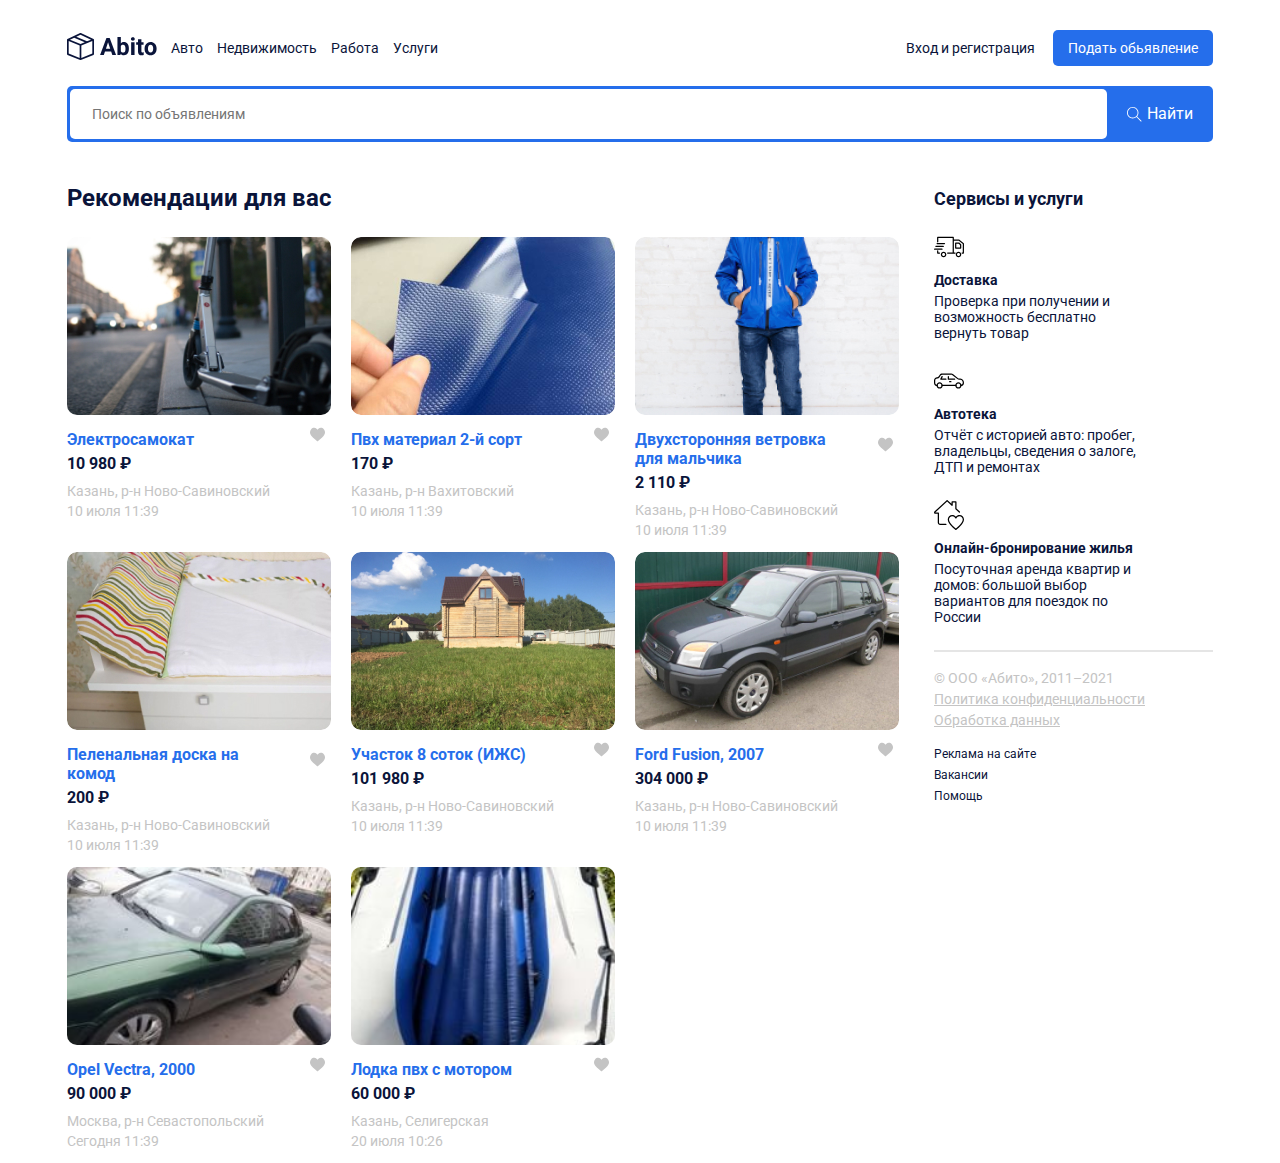
<file: index.html>
<!DOCTYPE html>
<html lang="en">

<head>
  <meta charset="UTF-8">
  <meta http-equiv="X-UA-Compatible" content="IE=edge">
  <meta name="viewport" content="width=device-width, initial-scale=1.0">
  <title>Abito - доска обьявлений</title>
  <link rel="preconnect" href="https://fonts.googleapis.com">
  <link rel="preconnect" href="https://fonts.gstatic.com" crossorigin>
  <link href="https://fonts.googleapis.com/css2?family=Roboto:wght@400;700&display=swap" rel="stylesheet">
  <link rel="stylesheet" href="css/normalize.css">
  <link rel="stylesheet" href="css/style.css">
</head>

<body>
  <header class="header container">
    <div class="navbar">
      <a href="/" class="logo">
        <img src="images/Logo.svg" alt="logo: Abito" class="logo-image">
      </a>
      <nav class="navbar-menu">
        <ul class="menu">
          <li class="menu-item">
            <a href="#" class="menu-link">Авто</a>
          </li>
          <li class="menu-item">
            <a href="#" class="menu-link">Недвижимость</a>
          </li>
          <li class="menu-item">
            <a href="#" class="menu-link">Работа</a>
          </li>
          <li class="menu-item">
            <a href="#" class="menu-link">Услуги</a>
          </li>
        </ul>
      </nav>
      <div class="button-group">
        <a href="#" class="button button-link">Вход и регистрация</a>
        <a href="#" class="button button-primary">Подать обьявление</a>
      </div>
    </div>
    <!-- /.navbar -->

    <div class="search-panel">
      <input type="search" class="search-input" placeholder="Поиск по объявлениям">
      <button class="search-button">
        <svg class="search-icon" width="15" height="15" viewBox="0 0 15 15" fill="none"
          xmlns="http://www.w3.org/2000/svg">
          <g clip-path="url(#clip0)">
            <path
              d="M14.6506 14.0012L10.0862 9.43675C10.9465 8.43352 11.4706 7.13293 11.4706 5.71058C11.4706 2.54822 8.89765 -0.0247192 5.7353 -0.0247192C4.20353 -0.0247192 2.76265 0.571751 1.67824 1.6544C0.595589 2.73793 -0.000881376 4.17881 9.77541e-07 5.71058C9.77541e-07 8.87293 2.57294 11.4459 5.7353 11.4459C7.15765 11.4459 8.45912 10.9218 9.46235 10.0615L14.0268 14.6259L14.6506 14.0012ZM5.7353 10.5635C3.06 10.5635 0.882354 8.38675 0.882354 5.71058C0.881472 4.41352 1.38618 3.19499 2.30294 2.2791C3.21882 1.36234 4.43824 0.857634 5.7353 0.857634C8.41059 0.857634 10.5882 3.0344 10.5882 5.71058C10.5882 8.38587 8.41059 10.5635 5.7353 10.5635Z"
              fill="white" />
          </g>
          <defs>
            <clipPath id="clip0">
              <rect width="15" height="15" fill="white" />
            </clipPath>
          </defs>
        </svg>

        <span class="search-button-text">Найти</span>
      </button>
    </div>
    <!-- /.search-panel -->
  </header>

  <div class="page-container container">
    <!-- Блок с обьявлениями -->
    <main class="main">

      <h2 class="main-title">Рекомендации для вас</h2>

      <div class="cards">

        <div class="card">
          <a href="single.html" class="card-link">
            <img src="images/image.jpg" alt="" class="card-image">
          </a>

          <div class="card-header">
            <a href="single.html" class="card-link">
              <h3 class="card-title">Электросамокат</h3>
            </a>
            <button class="like">
              <img src="images/like.svg" alt="">
            </button>
          </div>

          <strong class="card-price">10 980 ₽</strong>
          <p class="card-text">Казань, р-н Ново-Савиновский</p>
          <p class="card-text">10 июля 11:39</p>
        </div>

        <div class="card">
          <a href="single.html" class="card-link">
            <img src="images/image2.jpg" alt="" class="card-image">
          </a>
        
          <div class="card-header">
            <a href="single.html" class="card-link">
              <h3 class="card-title">Пвх материал 2-й сорт</h3>
            </a>
            <button class="like">
              <img src="images/like.svg" alt="">
            </button>
          </div>
        
          <strong class="card-price">170 ₽</strong>
          <p class="card-text">Казань, р-н Вахитовский</p>
          <p class="card-text">10 июля 11:39</p>
        </div>

        <div class="card">
          <a href="single.html" class="card-link">
            <img src="images/image3.jpg" alt="" class="card-image">
          </a>
        
          <div class="card-header">
            <a href="single.html" class="card-link">
              <h3 class="card-title">Двухсторонняя ветровка для мальчика</h3>
            </a>
            <button class="like">
              <img src="images/like.svg" alt="">
            </button>
          </div>
        
          <strong class="card-price">2 110 ₽</strong>
          <p class="card-text">Казань, р-н Ново-Савиновский</p>
          <p class="card-text">10 июля 11:39</p>
        </div>

        <div class="card">
          <a href="single.html" class="card-link">
            <img src="images/image4.jpg" alt="" class="card-image">
          </a>
        
          <div class="card-header">
            <a href="single.html" class="card-link">
              <h3 class="card-title">Пеленальная доска на комод</h3>
            </a>
            <button class="like">
              <img src="images/like.svg" alt="">
            </button>
          </div>
        
          <strong class="card-price">200 ₽</strong>
          <p class="card-text">Казань, р-н Ново-Савиновский</p>
          <p class="card-text">10 июля 11:39</p>
        </div>

        <div class="card">
          <a href="single.html" class="card-link">
            <img src="images/image5.jpg" alt="" class="card-image">
          </a>
        
          <div class="card-header">
            <a href="single.html" class="card-link">
              <h3 class="card-title">Участок 8 соток (ИЖС)</h3>
            </a>
            <button class="like">
              <img src="images/like.svg" alt="">
            </button>
          </div>
        
          <strong class="card-price">101 980 ₽</strong>
          <p class="card-text">Казань, р-н Ново-Савиновский</p>
          <p class="card-text">10 июля 11:39</p>
        </div>

        <div class="card">
          <a href="single.html" class="card-link">
            <img src="images/image6.jpg" alt="" class="card-image">
          </a>
        
          <div class="card-header">
            <a href="single.html" class="card-link">
              <h3 class="card-title">Ford Fusion, 2007</h3>
            </a>
            <button class="like">
              <img src="images/like.svg" alt="">
            </button>
          </div>
        
          <strong class="card-price">304 000 ₽</strong>
          <p class="card-text">Казань, р-н Ново-Савиновский</p>
          <p class="card-text">10 июля 11:39</p>
        </div>

        <div class="card">
          <a href="#" class="card-link">
            <img src="images/image7.jpg" alt="" class="card-image">
          </a>
        
          <div class="card-header">
            <a href="#" class="card-link">
              <h3 class="card-title">Opel Vectra, 2000</h3>
            </a>
            <button class="like">
              <img src="images/like.svg" alt="">
            </button>
          </div>
        
          <strong class="card-price">90 000 ₽</strong>
          <p class="card-text">Москва, р-н Севастопольский</p>
          <p class="card-text">Сегодня 11:39</p>
        </div>

        <div class="card">
          <a href="single.html" class="card-link">
            <img src="images/image8.jpg" alt="" class="card-image">
          </a>
        
          <div class="card-header">
            <a href="single.html" class="card-link">
              <h3 class="card-title">Лодка пвх с мотором</h3>
            </a>
            <button class="like">
              <img src="images/like.svg" alt="">
            </button>
          </div>
        
          <strong class="card-price">60 000 ₽</strong>
          <p class="card-text">Казань, Селигерская</p>
          <p class="card-text">20 июля 10:26</p>
        </div>

      </div>
    </main>
    <!-- Сайдбар -->
    <aside class="sidebar">
      <h4 class="sidebar-title">Сервисы и услуги</h4>

      <div class="service">
        <img src="images/shipping.svg" alt="icon: shipping" class="service-image">

        <h5 class="service-title">Доставка</h5>
        <p class="service-text">
          Проверка при получении и возможность бесплатно вернуть товар
        </p>

      </div>

      <div class="service">
        <img src="images/sedan.svg" alt="icon: sedan" class="service-image">
      
        <h5 class="service-title">Автотека</h5>
        <p class="service-text">
          Отчёт с историей авто: пробег, владельцы, сведения о залоге, ДТП и ремонтах
        </p>
      
      </div>

      <div class="service">
        <img src="images/love-home.svg" alt="icon: love-home" class="service-image">
      
        <h5 class="service-title">Онлайн-бронирование жилья</h5>
        <p class="service-text">
          Посуточная аренда квартир и домов: большой выбор вариантов для поездок по России
        </p>
      
      </div>

      <hr color="#E5E5E5" style="margin: 0px;">

      <footer class="footer">
        <p class="footer-text">© ООО «Абито», 2011–2021</p>
        <ul class="footer-menu">
          <li class="footer-menu-item">
            <a href="#" class="footer-text">Политика конфиденциальности</a>
          </li>
          <li class="footer-menu-item">
            <a href="#" class="footer-text">Обработка данных</a>
          </li>
        </ul>
        <ul class="footer-menu">
          <li class="footer-menu-item">
            <a href="#" class="footer-link">Реклама на сайте</a>
          </li>
          <li class="footer-menu-item">
            <a href="#" class="footer-link">Вакансии</a>
          </li>
          <li class="footer-menu-item">
            <a href="#" class="footer-link">Помощь</a>
          </li>
        </ul>
      </footer>

    </aside>

  </div>
  <!-- /.page-container -->
</body>

</html>
</file>
<file: css/style.css>
body {
  font-family: "Roboto", sans-serif;
  font-size: 14px;
  color: #0a143a;
}

.container {
  max-width: 1146px; /* максимальная ширина */
  margin: auto; /* выравнивание по центру */
}

.header {
  padding-top: 30px;
  padding-bottom: 30px;
  margin-bottom: 12px;
}

.navbar {
  display: flex; /* гибкий контейнер*/
  align-items: center; /* выравнивание по горизонтали */
  justify-content: space-between; /* разбросать по краям */
  margin-bottom: 20px;
}

.navbar-menu {
  margin-right: auto; /* автоматический отступ справа */
}

.menu {
  list-style: none; /* убираем маркеры */
  margin: 0; /* убираем отступы */
  padding-left: 14px; /* устанавливаем внутренние отступы */
  padding-right: 14px;
  display: flex;
}

.menu-item:not(:last-child) {
  margin-right: 14px;
}

.menu-link {
  text-decoration: none;
  color: inherit;
}

.button {
  text-decoration: none;
  display: inline-block;
  padding: 10px 15px;
  cursor: pointer;
}

.button-link {
  color: inherit;
}

.button-primary {
  background: #256eeb;
  color: #fff;
  border-radius: 5px;
}

.search-panel {
  height: 50px;
  background: #256eeb;
  border-radius: 5px;
  display: flex;
  padding: 3px;
}

.search-input {
  flex-grow: 1;
  background: #ffffff;
  border-radius: 5px;
  border: none;
  padding-left: 22px;
  padding-right: 22px;
}

.search-button {
  background: #256eeb;
  border: none;
  color: #ffffff;
  padding-left: 20px;
  padding-right: 17px;
  display: flex;
  align-items: center;
  cursor: pointer;
}

.search-button-text {
  font-size: 16px;
  margin-left: 5px;
}

.page-container {
  display: grid;
  grid-template-columns: 9fr 3fr;
  grid-column-gap: 30px;
}

.card-image {
  border-radius: 10px;
  width: 264px;
  height: 178px;
  object-fit: cover;
}

.cards {
  display: flex;
  flex-wrap: wrap;
}

.main-title {
  font-size: 24px;
  line-height: 28px;
  margin-top: 0;
  margin-bottom: 25px;
}

.card {
  margin-bottom: 10px;
}

.card:not(:nth-child(3n)) {
  margin-right: 20px;
}

.card-link {
  text-decoration: none;
}

.card-title {
  font-size: 16px;
  line-height: 19px;
  color: #256eeb;
  margin-top: 12px;
  margin-bottom: 5px;
  max-width: 195px;
}

.card-header {
  display: flex;
  justify-content: space-between;
  align-items: center;
}

.like {
  background-color: #fff;
  border: none;
  cursor: pointer;
  margin-left: 15px;
}

.card-price {
  display: block;
  font-size: 16px;
  line-height: 19px;
  margin-bottom: 10px;
}

.card-text {
  font-size: 14px;
  line-height: 16px;
  color: #c4c4c4;
  margin-bottom: 4px;
  margin-top: 0;
}

/* Сайдбар */

.sidebar-title {
  font-size: 18px;
  line-height: 21px;
  margin-top: 4px;
  margin-bottom: 23px;
}

.service-title {
  font-size: 14px;
  line-height: 16px;
  margin-top: 7px;
  margin-bottom: 5px;
}

.service-text {
  font-size: 14px;
  line-height: 16px;
  margin: 0;
  max-width: 217px;
}

.service {
  margin-bottom: 25px;
}

/* Footer */

.footer {
  margin-top: 18px;
}

.footer-text {
  font-size: 14px;
  line-height: 16px;
  color: #c4c4c4;
}

.footer-text,
.footer-menu-item {
  margin-top: 0;
  margin-bottom: 5px;
}

.footer-menu {
  list-style: none;
  padding-left: 0;
  margin: 0;
  margin-bottom: 16px;
}

.footer-link {
  text-decoration: none;
  color: inherit;
  font-size: 12px;
  line-height: 14px;
}

/* Slider */

.main-single {
  display: flex;
  align-items: flex-start;
}

.content {
  width: 460px;
}

.swiper-container {
  width: 100%;
  height: 357px;
  margin-left: auto;
  margin-right: auto;
}

.swiper-slide {
  background-size: cover;
  background-position: center;
}

.mySwiper2 {
  width: 100%;
  border-radius: 10px;
}

.mySwiper {
  height: 20%;
  box-sizing: border-box;
  padding: 10px 0;
}

.mySwiper .swiper-slide {
  width: 25%;
  height: 100%;
  opacity: 0.4;
}

.mySwiper .swiper-slide-thumb-active {
  opacity: 1;
}

.swiper-slide img {
  display: block;
  width: 100%;
  height: 100%;
  object-fit: cover;
  border-radius: 3px;
}

.content-text {
  margin-top: 20px;
  margin-bottom: 49px;
  font-size: 14px;
  line-height: 140%;
}

/* Author */

.author {
  margin-left: 30px;
}

.single-price {
  font-size: 24px;
  line-height: 28px;
}

.author {
  min-width: 264px;
}

.author-wrapper {
  display: flex;
  align-items: center;
  justify-content: space-between;
  margin-top: 25px;
  margin-bottom: 30px;
}

.author-avatar {
  border-radius: 50%;
  width: 50px;
  height: 50px;
  object-fit: cover;
}

.author-name {
  font-weight: bold;
  font-size: 14px;
  line-height: 16px;
}

.rating {
  margin-top: 7px;
  margin-bottom: 7px;
}

.rating-counter {
  font-size: 14px;
  line-height: 16px;
  opacity: 0.5;
  margin-left: 10px;
}

.author-status {
  font-size: 12px;
  line-height: 14px;
}

.button-block {
  display: block;
  width: 100%;
  height: 54px;
  margin-bottom: 14px;
  border: none;
}

.button-success {
  background: #14b4be;
  border-radius: 5px;
  color: #ffffff;
  cursor: pointer;
}

.img2 {
  margin-bottom: 20px;
}
</file>
